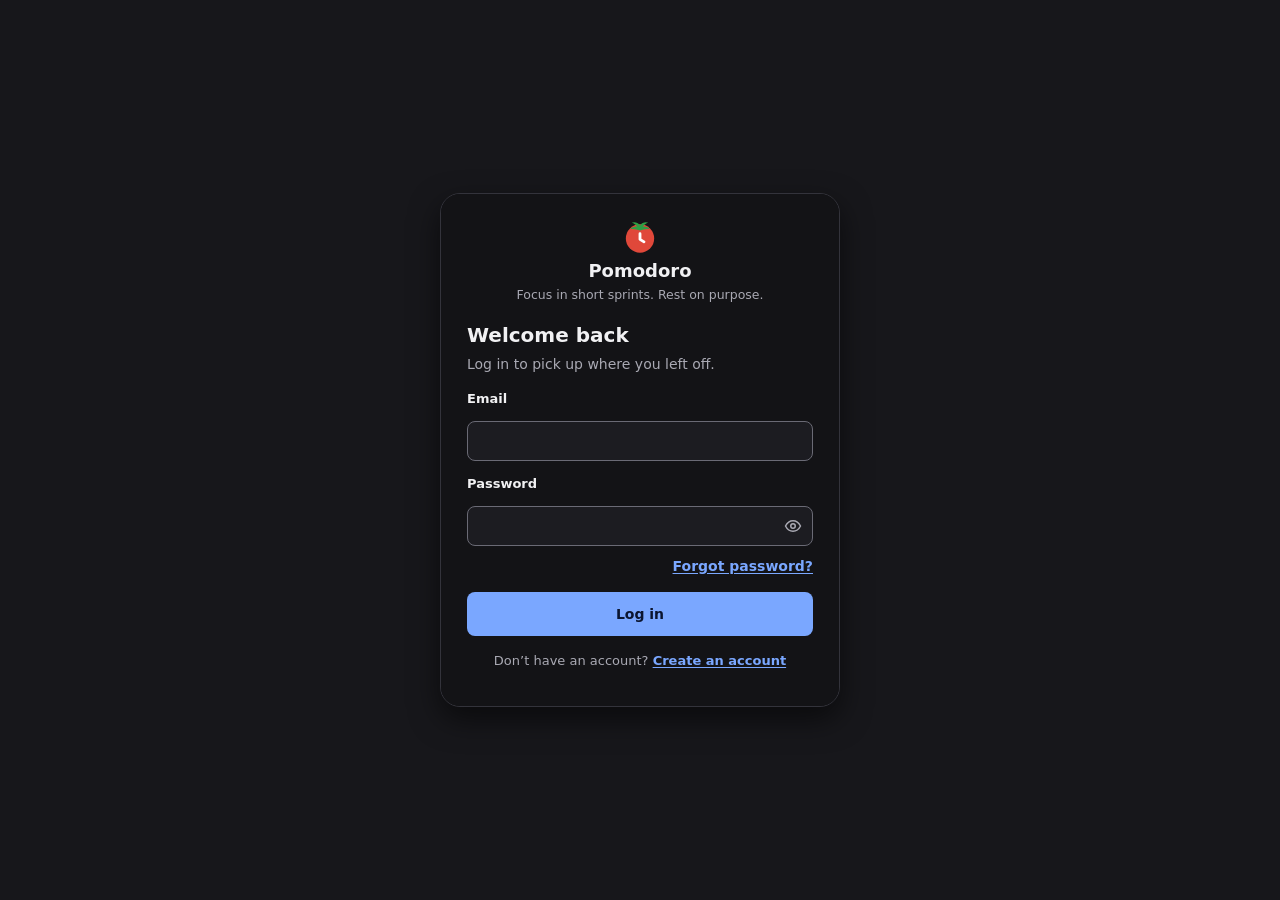
<file: index.html>
<!DOCTYPE html>
<!-- Pomodoro app. Everything inside #app is drawn by src/main.js. -->
<html lang="en">
  <head>
    <meta charset="utf-8" />
    <meta name="viewport" content="width=device-width, initial-scale=1" />
    <title>Pomodoro</title>
    <link rel="icon" type="image/png" sizes="32x32" href="icons/icon32.png" />
    <link rel="apple-touch-icon" href="icons/icon128.png" />
    <link rel="stylesheet" href="src/styles/app.css" />
  </head>
  <body>
    <div class="app-frame" id="app" role="region" aria-label="Pomodoro"></div>
    <noscript>Pomodoro needs JavaScript turned on.</noscript>
    <script type="module" src="src/main.js"></script>
  </body>
</html>
</file>
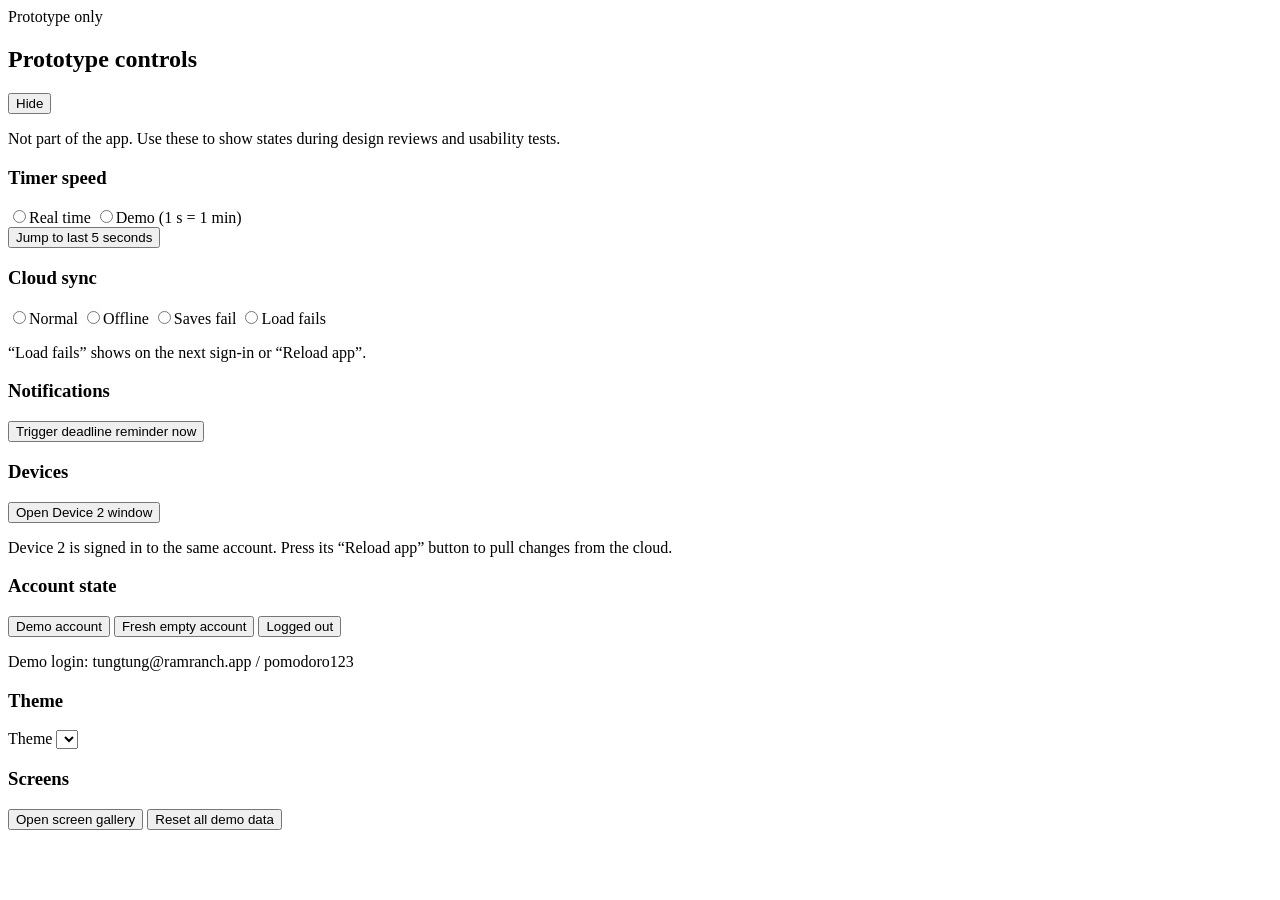
<file: prototype-src/src/index.template.html>
<!DOCTYPE html>
<!--
  Brainrot Pomodoro: interactive prototype (team RAM Ranch, CS 324)

  This file is generated by build.sh from src/. Sections, in order:
    STYLES   prototype.css (page and demo tools), app.css (the app; uses theme tokens only)
    MARKUP   the page: device area, Prototype controls panel, notifications, screen gallery
    SCRIPTS  core → copy → theme engine → themes → shop → data → app → actions → UI → screens → prototype

  Demo login: tungtung@ramranch.app / pomodoro123
-->
<html lang="en">
  <head>
    <meta charset="utf-8" />
    <meta name="viewport" content="width=device-width, initial-scale=1" />
    <title>Brainrot Pomodoro: Interactive prototype</title>
    <link rel="preconnect" href="https://fonts.googleapis.com" />
    <link href="https://fonts.googleapis.com/css2?family=Inter:wght@400;500;600;700;800&display=swap" rel="stylesheet" />
    <style>
/*__STYLES__*/
    </style>
  </head>

  <body>
    <div class="stage">
      <!-- The app (Device 1, and Device 2 when opened) is mounted here by the prototype script. -->
      <main class="desk" id="desk" aria-label="Prototype canvas"></main>

      <!-- Prototype controls: NOT part of the app. Used for demos, usability tests and screenshots. -->
      <aside class="controls" id="controls" aria-label="Prototype controls">
        <div class="ctl-head">
          <div>
            <span class="ctl-kicker">Prototype only</span>
            <h2>Prototype controls</h2>
          </div>
          <button class="ctl-collapse" id="controls-collapse" aria-expanded="true" aria-controls="controls-body">Hide</button>
        </div>
        <p class="ctl-intro">Not part of the app. Use these to show states during design reviews and usability tests.</p>

        <div id="controls-body">
          <section class="ctl">
            <h3>Timer speed</h3>
            <div class="ctl-seg" role="radiogroup" aria-label="Timer speed">
              <label><input type="radio" name="speed" value="1" />Real time</label>
              <label><input type="radio" name="speed" value="60" />Demo (1 s = 1 min)</label>
            </div>
            <button class="cb" data-control="jump">Jump to last 5 seconds</button>
          </section>

          <section class="ctl">
            <h3>Cloud sync</h3>
            <div class="ctl-seg" role="radiogroup" aria-label="Sync simulation">
              <label><input type="radio" name="sync" value="normal" />Normal</label>
              <label><input type="radio" name="sync" value="offline" />Offline</label>
              <label><input type="radio" name="sync" value="savefail" />Saves fail</label>
              <label><input type="radio" name="sync" value="loadfail" />Load fails</label>
            </div>
            <p class="ctl-note">“Load fails” shows on the next sign-in or “Reload app”.</p>
          </section>

          <section class="ctl">
            <h3>Notifications</h3>
            <button class="cb" data-control="deadline">Trigger deadline reminder now</button>
          </section>

          <section class="ctl">
            <h3>Devices</h3>
            <button class="cb" data-control="device2" id="device2-button">Open Device 2 window</button>
            <p class="ctl-note">
              Device 2 is signed in to the same account. Press its “Reload app” button to pull changes from the cloud.
            </p>
          </section>

          <section class="ctl">
            <h3>Account state</h3>
            <button class="cb" data-control="account-demo">Demo account</button>
            <button class="cb" data-control="account-fresh">Fresh empty account</button>
            <button class="cb" data-control="account-out">Logged out</button>
            <p class="ctl-note">Demo login: tungtung@ramranch.app / pomodoro123</p>
          </section>

          <section class="ctl">
            <h3>Theme</h3>
            <label class="sr-only" for="control-theme">Theme</label>
            <select id="control-theme"></select>
          </section>

          <section class="ctl">
            <h3>Screens</h3>
            <button class="cb primary" data-control="gallery">Open screen gallery</button>
            <button class="cb danger" data-control="reset">Reset all demo data</button>
          </section>

          <div class="ctl-status" id="control-status" role="status" aria-live="polite"></div>
        </div>
      </aside>
    </div>

    <!-- Mock desktop notifications appear here. -->
    <div class="sysnotes" id="system-notifications" aria-live="polite" aria-label="System notifications"></div>

    <!-- Screen gallery: every screen and state side by side, for screenshots. -->
    <div class="gallery" id="gallery" hidden role="dialog" aria-modal="true" aria-labelledby="gallery-title">
      <div class="gal-head">
        <h2 id="gallery-title">Screen gallery</h2>
        <p>Every screen and key state at 400 × 600 in the current theme.</p>
        <button id="gallery-close">Close gallery</button>
      </div>
      <div class="gal-grid" id="gallery-grid"></div>
    </div>

    <script>
/*__SCRIPTS__*/
    </script>
  </body>
</html>
</file>
<file: src/styles/app.css>
/* ===================================================================
   APP STYLES (entry point)
   Split by area so each file stays short. Every color, font, radius,
   shadow and timing comes from a theme token: var(--primary), var(--bg), …
   Theme-only extras go in the theme's own theme.css.
   =================================================================== */

@import url('./page.css');
@import url('./base.css');
@import url('./shell.css');
@import url('./controls.css');
@import url('./screens/auth.css');
@import url('./screens/timer.css');
@import url('./screens/tasks.css');
@import url('./screens/stats.css');
@import url('./screens/settings.css');
@import url('./screens/shop.css');
@import url('./screens/profile.css');
@import url('./screens/devices.css');
@import url('./overlays.css');
@import url('./motion.css');
</file>
